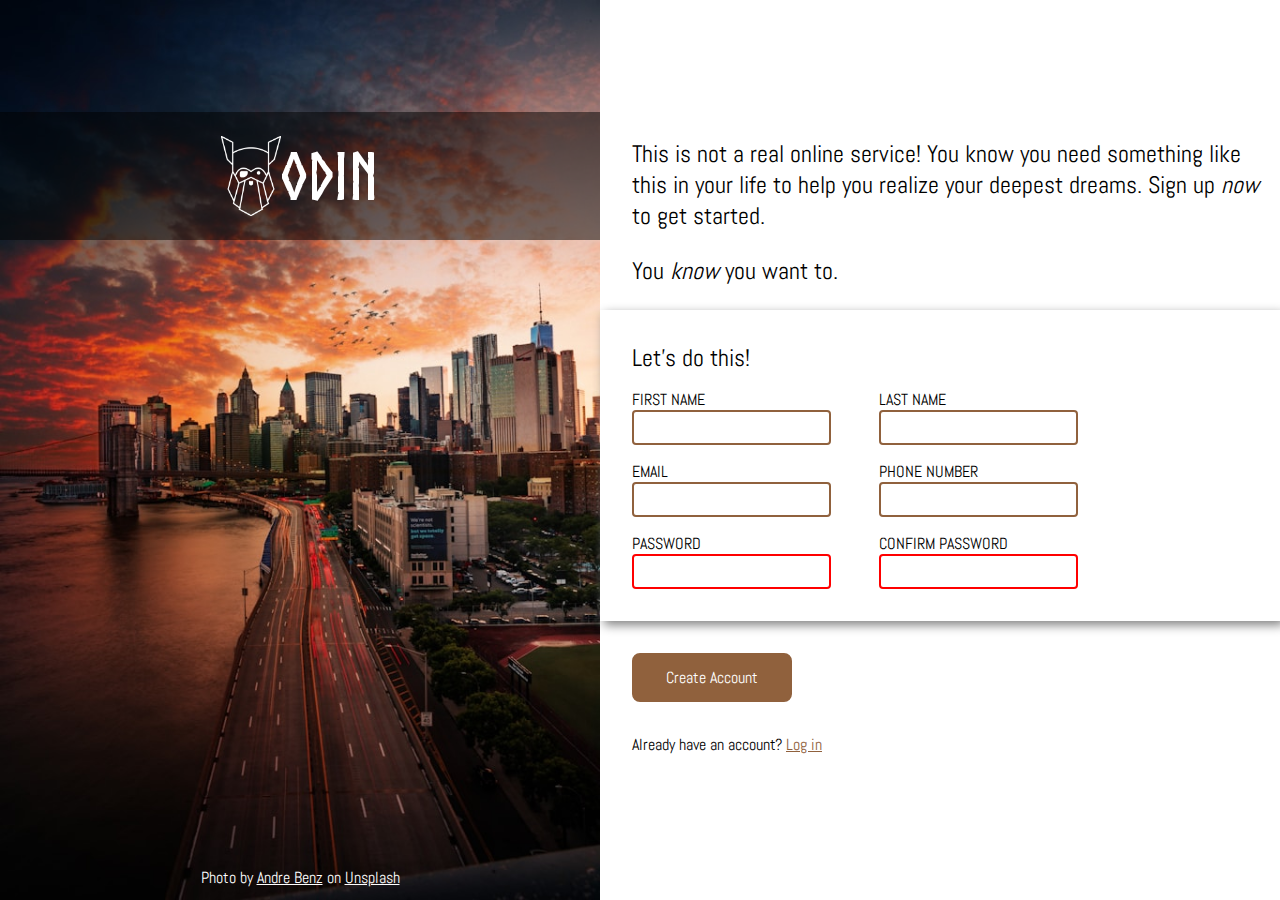
<file: index.html>
<!DOCTYPE html>
<html lang="en">
<head>
    <meta charset="UTF-8">
    <meta name="viewport" content="width=device-width, initial-scale=1.0">
    <link rel="stylesheet" href="style.css">
    <title>Sign-up Form</title>
</head>
<body>
    <div id="graphics">
        <div id="logo-header">
            <img src="images/odin-lined.png" alt="Odin logo" id="logo">
            <h1>ODIN</h1>
        </div>
        <div id="photo-cred">
            <p class="credit">Photo by <a href="https://unsplash.com/@trapnation?utm_content=creditCopyText&utm_medium=referral&utm_source=unsplash" rel="noopener noreferrer">Andre Benz</a> on <a href="https://unsplash.com/photos/busy-street-lIa03ti94ec?utm_content=creditCopyText&utm_medium=referral&utm_source=unsplash" rel="noopener noreferrer">Unsplash</a>
            </p>
        </div>
    </div>
    <div id="content">
        <p class="description">This is not a real online service! You know you need something like this in your life to help you realize your deepest dreams. Sign up <em>now</em> to get started.</p>
        <p class="description">You <em>know</em> you want to.</p>

        <form action="" method="post">
            <div id="form-controls">
                <p id="callout">Let's do this!</p>
                <div class="form-input">
                    <label for="first-name">FIRST NAME</label>
                    <input id="first-name" name="first-name">
                </div>
                <div class="form-input">
                    <label for="last-name">LAST NAME</label>
                    <input id="last-name" name="last-name">
                </div>
                <div class="form-input">
                    <label for="email">EMAIL</label>
                    <input type="email" id="email" name="email">
                </div>
                <div class="form-input">
                    <label for="phone-number">PHONE NUMBER</label>
                    <input id="phone-number" name="phone-number">
                </div>
                <div class="form-input">
                    <label for="password">PASSWORD</label>
                    <input type="password" id="password" name="password" minlength="8" required>
                </div>
                <div class="form-input">
                    <label for="confirm">CONFIRM PASSWORD</label>
                    <input type="password" id="confirm" name="confirm" minlength="8" required>
                </div>
            </div>
            <input class="button" type="submit" value="Create Account">
        </form>

        <p id="login">Already have an account? <a href='' id="login-link">Log in</a></p>
    </div>
</body>
</html>
</file>
<file: style.css>
@font-face {
    font-family: 'Abel';
    src: url('fonts/Abel-Regular.woff2') format('woff2'),
        url('fonts/Abel-Regular.woff') format('woff');
    font-weight: normal;
    font-style: normal;
    font-display: swap;
}

@font-face {
    font-family: 'Norse';
    src: url('fonts/Norse-Bold.woff2') format('woff2'),
        url('fonts/Norse-Bold.woff') format('woff');
    font-weight: bold;
    font-style: normal;
    font-display: swap;
}

* {
    padding: 0;
    margin: 0;
    font-family: Abel;
}

p {
    font-size: 1.5rem;
}

h1 {
    font-family: Norse;
    font-weight: bold;
    color: white;
    font-size: 4rem;
}

body {
    display: flex;
    flex-direction: row;
}

a {
    color: white;
}

#graphics {
    display: flex;
    flex-direction: column;
    background-image: url("images/city.jpg");
    background-size: auto 100vh;
    height: 100vh;
    aspect-ratio: 64 / 96;
}

#logo {
    height: 5rem;
    width: auto;
}

#logo-header {
    display: flex;
    flex-direction: row;
    justify-content: center;
    align-items: center;
    background-color: rgba(0,0,0,.5);
    margin-top: 7rem;
    padding: 24px;
}

#photo-cred {
    margin-top: auto;
    margin-bottom: 12px;
    color: white;
    text-align: center;
}

.credit {
    font-size: 1rem;
}

#content {
    width: 75vw;
    display: flex;
    flex-direction: column;
    justify-content: center;
}

.description {
    padding-left: 2rem;
    padding-top: 1.5rem;
    max-width: 50vw;
}

#callout {
    width: 100%;
}

form {
    width: 100%;
    margin-top: 1.5rem;
}

.form-input {
    display: flex;
    flex-direction: column;
    width: 35%;
    margin-right: 3rem;
}

#form-controls {
    display: flex;
    flex-wrap: wrap;
    box-shadow: 4px 4px 10px gray;
    padding: 2rem;
    padding-right: 5rem;
    row-gap: 1rem;
}

input {
    font-size: 1.5rem;
    border-radius: 4px;
    border: 2px solid #90613d;
}

.button {
    font-size: 1rem;
    margin: 2rem;
    margin-bottom: 1rem;
    padding: 12px 32px;
    border-radius: 8px;
    border: 2px solid #90613d;
    background-color: #90613d;
    color: white;
}

#login {
    margin: 2rem;
    margin-top: 1rem;
    font-size: 1rem;
}

#login-link {
    color: #90613d;
}

input:invalid {
    border: 2px solid red;
}

input:focus {
    outline: none;
    border: 2px solid #56a2f3;
    box-shadow: 4px 4px 10px gray;
}
</file>
